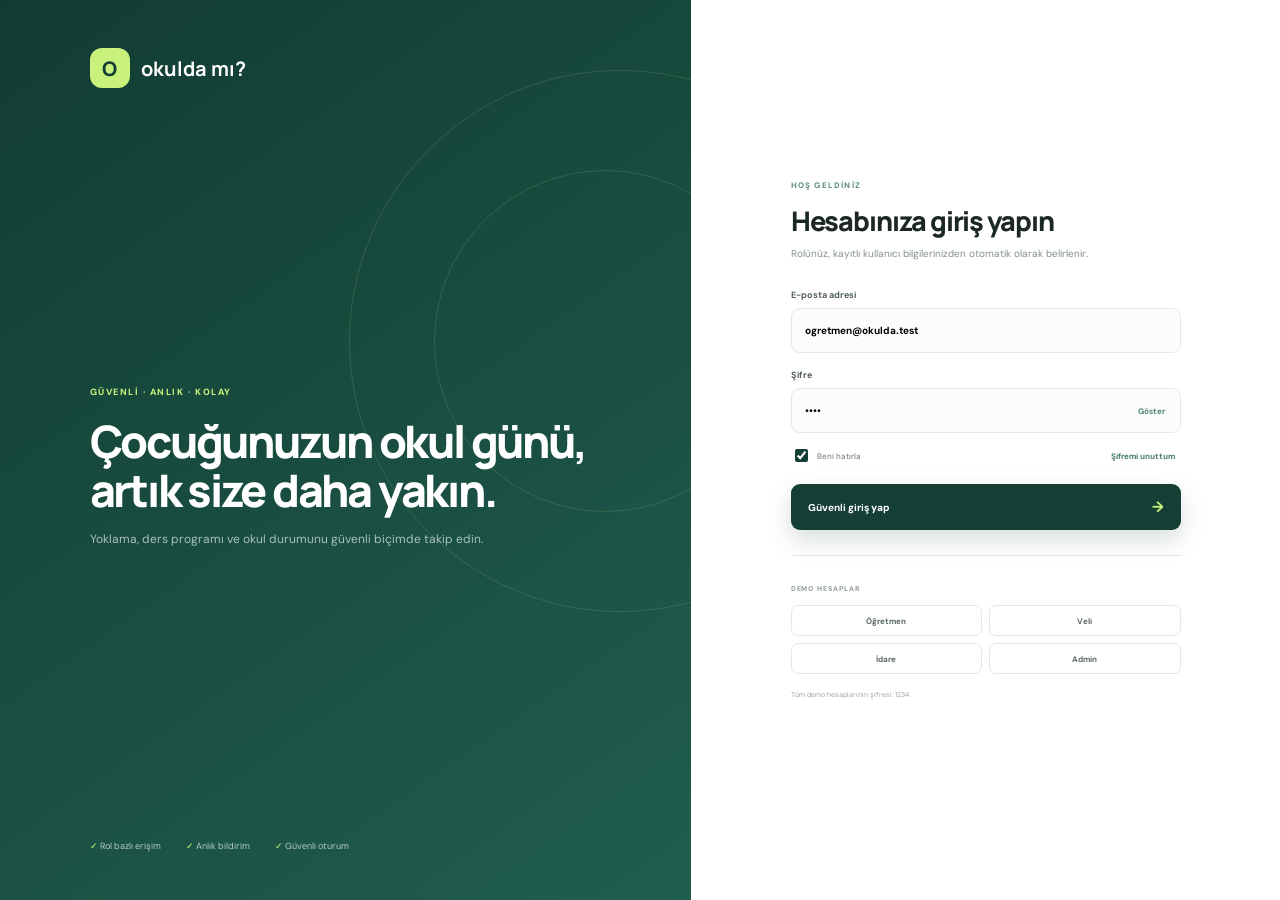
<file: index.html>
<!doctype html>
<html lang="tr">
<head>
  <meta charset="utf-8">
  <meta name="viewport" content="width=device-width,initial-scale=1">
  <meta name="theme-color" content="#153e35">
  <meta name="mobile-web-app-capable" content="yes">
  <meta name="apple-mobile-web-app-title" content="Okulda mı?">
  <meta name="apple-mobile-web-app-status-bar-style" content="black-translucent">
  <title>Okulda mı? — Canlı öğrenci takibi</title>
  <link rel="manifest" href="manifest.webmanifest">
  <link rel="icon" href="icons/app-icon.svg" type="image/svg+xml">
  <link rel="apple-touch-icon" href="icons/icon-180.png">
  <link rel="preconnect" href="https://fonts.googleapis.com">
  <link rel="preconnect" href="https://fonts.gstatic.com" crossorigin>
  <link href="https://fonts.googleapis.com/css2?family=DM+Sans:wght@400;500;600;700&family=Manrope:wght@600;700;800&display=swap" rel="stylesheet">
  <link rel="stylesheet" href="styles.css">
</head>
<body>
  <section class="login-screen" id="loginScreen">
    <div class="login-visual">
      <a class="login-brand" href="#"><span>O</span><b>okulda mı?</b></a>
      <div><em>GÜVENLİ · ANLIK · KOLAY</em><h1>Çocuğunuzun okul günü,<br>artık size daha yakın.</h1><p>Yoklama, ders programı ve okul durumunu güvenli biçimde takip edin.</p></div>
      <div class="trust-row"><span>✓ Rol bazlı erişim</span><span>✓ Anlık bildirim</span><span>✓ Güvenli oturum</span></div>
    </div>
    <div class="login-panel">
      <form id="loginForm">
        <span class="mobile-login-brand"><i>O</i><b>okulda mı?</b></span>
        <small>HOŞ GELDİNİZ</small><h2>Hesabınıza giriş yapın</h2><p>Rolünüz, kayıtlı kullanıcı bilgilerinizden otomatik olarak belirlenir.</p>
        <label>E-posta adresi<input id="loginEmail" type="email" value="ogretmen@okulda.test" required autocomplete="username"></label>
        <label>Şifre<div class="password-field"><input id="loginPassword" type="password" value="1234" required autocomplete="current-password"><button type="button" id="togglePassword">Göster</button></div></label>
        <div class="login-options"><label><input type="checkbox" checked> Beni hatırla</label><button type="button">Şifremi unuttum</button></div>
        <button class="login-submit" type="submit">Güvenli giriş yap <span>→</span></button>
        <button class="install-app" id="installApp" type="button">▣ Uygulamayı bu cihaza yükle</button>
        <div class="demo-users"><span>DEMO HESAPLAR</span><div><button type="button" data-demo="ogretmen@okulda.test">Öğretmen</button><button type="button" data-demo="veli@okulda.test">Veli</button><button type="button" data-demo="idare@okulda.test">İdare</button><button type="button" data-demo="admin@okulda.test">Admin</button></div><small>Tüm demo hesaplarının şifresi: 1234</small></div>
        <p class="login-error" id="loginError" role="alert"></p>
      </form>
    </div>
  </section>

  <aside class="sidebar" id="sidebar">
    <a class="brand" href="#"><span class="brand-mark">O</span><span><b>okulda mı?</b><small>Atatürk Ortaokulu</small></span></a>
    <nav id="mainNav">
      <p>GENEL</p>
      <button class="active" data-page="home" data-roles="teacher,parent,management,admin"><span class="icon">⌂</span>Ana Sayfa</button>
      <button data-page="schedule" data-roles="teacher,parent,management,admin"><span class="icon">▦</span>Ders Programı</button>
      <button data-page="attendance" data-roles="teacher,management,admin"><span class="icon">✓</span>Yoklama <i>2</i></button>
      <button data-page="messages" data-roles="teacher,parent,admin"><span class="icon">✉</span>Mesajlar</button>
      <p>YÖNETİM</p>
      <button data-page="classes" data-roles="management,admin"><span class="icon">◇</span>Sınıflar</button>
      <button data-page="students" data-roles="management,admin"><span class="icon">♙</span>Öğrenciler</button>
      <button data-page="parents" data-roles="management,admin"><span class="icon">♙</span>Veliler</button>
      <button data-page="notifications" data-roles="management,admin"><span class="icon">♢</span>Bildirimler</button>
      <button data-page="reports" data-roles="management,admin"><span class="icon">⌁</span>Raporlar</button>
    </nav>
    <div class="side-note"><span>?</span><div><b>Yardıma mı ihtiyacınız var?</b><small>Destek ekibimiz yanınızda.</small></div></div>
    <button class="settings" id="settingsButton" data-page="settings"><span>⚙</span>Ayarlar</button>
  </aside>

  <main>
    <header class="topbar">
      <button class="menu" id="menuButton" aria-label="Menüyü aç">☰</button>
      <div class="school-picker"><small>Okul</small><b>Atatürk Ortaokulu</b><span>⌄</span></div>
      <button class="bell" id="notificationButton" aria-label="Bildirimler">♢<i></i></button>
      <div class="user"><span class="avatar" id="avatar">EY</span><span><b id="userName">Elif Yılmaz</b><small id="userTitle">Matematik Öğretmeni</small></span><button id="logoutButton" title="Çıkış yap">↪</button></div>
    </header>

    <div class="page">
      <section class="welcome">
        <div><span class="date">30 HAZİRAN 2026, SALI</span><h1 id="greeting">Günaydın, Elif Öğretmen <em>👋</em></h1><p id="intro">Bugün 4 dersiniz var. İlk dersiniz 12 dakika sonra başlıyor.</p></div>
        <div class="role-switcher admin-only" aria-label="Admin panel görünümü">
          <button class="active" data-role="teacher">Öğretmen</button>
          <button data-role="parent">Veli</button>
          <button data-role="management">Okul İdaresi</button>
          <button data-role="admin">Admin</button>
        </div>
      </section>

      <section class="role-view active" id="teacherView">
        <article class="next-lesson feature-card">
          <div class="time-box"><b>09:00</b><span>09:40</span></div>
          <div class="feature-copy"><em><i></i> SIRADAKİ DERS</em><h2>Matematik <span>·</span> 7/A Sınıfı</h2><p>12 dakika sonra başlıyor · Derslik 203</p></div>
          <div class="class-size"><b>28</b><span>öğrenci</span></div>
          <button class="primary open-attendance">Yoklamayı Başlat <span>→</span></button>
        </article>
        <div class="stats four">
          <article><span class="stat-icon green">▦</span><div><small>BUGÜNKÜ DERS</small><b>4</b><p>1 tamamlandı</p></div></article>
          <article><span class="stat-icon blue">✓</span><div><small>ALINAN YOKLAMA</small><b>1 / 4</b><p>3 yoklama bekliyor</p></div></article>
          <article><span class="stat-icon orange">♙</span><div><small>BUGÜN GELMEYEN</small><b>3</b><p>Velilere iletildi</p></div></article>
          <article><span class="stat-icon purple">◷</span><div><small>HAFTALIK KATILIM</small><b>%96</b><p class="up">↑ %2,4 bu hafta</p></div></article>
        </div>
        <div class="dashboard-grid">
          <article class="panel schedule-panel">
            <div class="panel-head"><div><h3>Bugünün Programı</h3><p>4 ders · 08:20 — 13:10</p></div><button>Tüm program <span>→</span></button></div>
            <div class="timeline">
              <div class="done"><time>08:20<small>09:00</small></time><i></i><p><b>Matematik</b><span>6/B Sınıfı · Derslik 105</span></p><em>Tamamlandı ✓</em></div>
              <div class="current"><time>09:00<small>09:40</small></time><i></i><p><b>Matematik</b><span>7/A Sınıfı · Derslik 203</span></p><button class="open-attendance">Yoklama al</button></div>
              <div><time>10:00<small>10:40</small></time><i></i><p><b>Matematik</b><span>8/C Sınıfı · Derslik 302</span></p><em>Yaklaşan</em></div>
              <div><time>12:30<small>13:10</small></time><i></i><p><b>Etüt</b><span>7/A Sınıfı · Kütüphane</span></p><em>Yaklaşan</em></div>
            </div>
          </article>
          <article class="panel attendance-summary">
            <div class="panel-head"><div><h3>Son Yoklama</h3><p>6/B · Matematik</p></div><span>08:58</span></div>
            <div class="donut"><span><b>%96</b><small>katılım</small></span></div>
            <div class="legend"><span><i class="present"></i><b>26</b> Geldi</span><span><i class="absent"></i><b>1</b> Gelmedi</span><span><i class="late"></i><b>1</b> Geç</span></div>
            <button class="outline">Yoklama detayını gör</button>
            <button class="message-action open-message" data-recipient="Melis Demir" data-context="Arda Demir · 7/A">✉ Arda'nın velisine mesaj gönder</button>
          </article>
        </div>
      </section>

      <section class="role-view" id="parentView">
        <article class="child-status feature-card">
          <span class="child-avatar">AD</span><div class="feature-copy"><em>ÇOCUĞUNUZ</em><h2>Arda Demir</h2><p>7/A Sınıfı · No: 184</p></div>
          <div class="live-status"><small><i></i> ŞU ANDA</small><b>Okulda ve derste</b><span>09:02'de Matematik dersine katıldı</span></div>
        </article>
        <div class="stats three"><article><span class="stat-icon green">✓</span><div><small>BU AY KATILIM</small><b>%98</b><p>19 / 20 gün</p></div></article><article><span class="stat-icon orange">◷</span><div><small>GEÇ KALMA</small><b>1</b><p>Bu ay</p></div></article><article><span class="stat-icon blue">▦</span><div><small>BUGÜNKÜ DERS</small><b>2 / 7</b><p>5 ders kaldı</p></div></article></div>
        <div class="dashboard-grid">
          <article class="panel"><div class="panel-head"><div><h3>Bugünkü Durum</h3><p>Ders katılım hareketleri</p></div><span>30 Haziran</span></div><div class="day-flow"><div><time>08:12</time><i></i><p><b>Okula giriş yaptı</b><span>Ana kapı</span></p><em>✓</em></div><div><time>08:20</time><i></i><p><b>Fen Bilimleri</b><span>Katıldı · Derslik 105</span></p><em>✓</em></div><div class="live"><time>09:00</time><i></i><p><b>Matematik</b><span>Şu anda derste · Derslik 203</span></p><em>CANLI</em></div><div><time>10:00</time><i></i><p><b>Türkçe</b><span>Yaklaşan · Derslik 204</span></p></div></div></article>
          <aside class="side-stack"><article class="panel notification-card" id="parentNotification"><span>♢</span><div><small>SON BİLDİRİM</small><b>Arda Matematik dersinde</b><p>Yoklama öğretmeni tarafından onaylandı.</p><time>Şimdi</time></div></article><article class="teacher-contact"><span>EY</span><div><b>Elif Yılmaz</b><small>Matematik Öğretmeni</small></div><button class="open-message" data-recipient="Elif Yılmaz" data-context="Matematik Öğretmeni">Mesaj gönder</button></article></aside>
        </div>
      </section>

      <section class="role-view" id="managementView">
        <article class="management-hero feature-card"><div class="feature-copy"><em><i></i> CANLI OKUL DURUMU</em><h2>Okul bugün %94 katılımla devam ediyor.</h2><p>Toplam 684 öğrenciden 642'si okulda.</p></div><div><b>642</b><span>öğrenci okulda</span><small>Son güncelleme: şimdi</small></div></article>
        <div class="stats four"><article><span class="stat-icon green">♙</span><div><small>OKULDA</small><b>642</b><p>%94 katılım</p></div></article><article><span class="stat-icon orange">−</span><div><small>GELMEYEN</small><b>34</b><p>Velilere bildirildi</p></div></article><article><span class="stat-icon purple">◷</span><div><small>GEÇ GELEN</small><b>8</b><p>Bugün</p></div></article><article><span class="stat-icon blue">✓</span><div><small>ALINAN YOKLAMA</small><b>42 / 51</b><p>9 ders bekliyor</p></div></article></div>
        <article class="panel classes-panel"><div class="panel-head"><div><h3>Sınıfların Canlı Durumu</h3><p>Yeşil sınıflarda yoklama tamamlandı</p></div><div class="class-legend"><span><i></i> Yoklama alındı</span><span><i></i> Bekliyor</span></div></div><div class="class-grid" id="classGrid"><button class="complete"><span>5A</span><b>5/A Sınıfı</b><small>24 / 25 öğrenci</small><em>✓ Yoklama alındı</em></button><button class="complete"><span>5B</span><b>5/B Sınıfı</b><small>27 / 28 öğrenci</small><em>✓ Yoklama alındı</em></button><button><span>6A</span><b>6/A Sınıfı</b><small>29 öğrenci</small><em>◷ Bekleniyor</em></button><button class="complete"><span>6B</span><b>6/B Sınıfı</b><small>26 / 28 öğrenci</small><em>✓ Yoklama alındı</em></button><button data-class="7A"><span>7A</span><b>7/A Sınıfı</b><small>28 öğrenci</small><em>◷ Ders devam ediyor</em></button><button><span>7B</span><b>7/B Sınıfı</b><small>30 öğrenci</small><em>! Yoklama bekliyor</em></button><button class="complete"><span>8A</span><b>8/A Sınıfı</b><small>25 / 26 öğrenci</small><em>✓ Yoklama alındı</em></button><button><span>8C</span><b>8/C Sınıfı</b><small>27 öğrenci</small><em>◷ Yaklaşan ders</em></button></div></article>
        <div class="dashboard-grid"><article class="panel"><div class="panel-head"><div><h3>Haftalık Katılım</h3><p>Son 5 okul günü</p></div><button>Raporu gör →</button></div><div class="bars"><div style="--h:76%"><b>%92</b><i></i><span>Pzt</span></div><div style="--h:84%"><b>%95</b><i></i><span>Sal</span></div><div style="--h:79%"><b>%93</b><i></i><span>Çar</span></div><div style="--h:90%"><b>%97</b><i></i><span>Per</span></div><div class="today" style="--h:82%"><b>%94</b><i></i><span>Bugün</span></div></div></article><article class="panel"><div class="panel-head"><div><h3>Yoklama Bekleyenler</h3><p>9 aktif ders</p></div></div><div class="waiting"><div><span>7/B</span><p><b>Türkçe</b><small>Başlayalı 18 dakika oldu</small></p><em>Uyar</em></div><div><span>5/A</span><p><b>Matematik</b><small>Başlayalı 12 dakika oldu</small></p><em>Uyar</em></div><div><span>8/D</span><p><b>Fen Bilimleri</b><small>Başlayalı 8 dakika oldu</small></p><em>Uyar</em></div></div></article></div>
      </section>

      <section class="role-view" id="adminView">
        <div class="admin-heading"><div><h2>Sistem Yönetimi</h2><p>Kullanıcıları, rolleri ve okul verilerini tek noktadan yönetin.</p></div><button class="primary" id="addUser">+ Yeni kullanıcı</button></div>
        <div class="stats four"><article><span class="stat-icon green">♙</span><div><small>TOPLAM KULLANICI</small><b>1.482</b><p>+18 bu ay</p></div></article><article><span class="stat-icon blue">♙</span><div><small>ÖĞRETMEN</small><b>54</b><p>52 aktif</p></div></article><article><span class="stat-icon purple">♙</span><div><small>VELİ</small><b>736</b><p>684 eşleştirildi</p></div></article><article><span class="stat-icon orange">!</span><div><small>EŞLEŞME BEKLEYEN</small><b>12</b><p>İşlem gerekli</p></div></article></div>
        <article class="panel user-table"><div class="panel-head"><div><h3>Kullanıcı Yönetimi</h3><p>Rolleri ve erişim izinlerini düzenleyin</p></div><div class="table-tools"><input placeholder="Kullanıcı ara"><button>Filtrele</button></div></div><div class="table"><div class="tr th"><span>KULLANICI</span><span>ROL</span><span>İLİŞKİ</span><span>DURUM</span><span></span></div><div class="tr"><span class="person"><i>EY</i><b>Elif Yılmaz<small>elif.yilmaz@okul.edu.tr</small></b></span><span><em class="role-tag teacher">Öğretmen</em></span><span>Matematik · 7/A</span><span class="active-state">● Aktif</span><button>•••</button></div><div class="tr"><span class="person"><i>MD</i><b>Melis Demir<small>melis.demir@email.com</small></b></span><span><em class="role-tag parent">Veli</em></span><span>Arda Demir · 7/A</span><span class="active-state">● Aktif</span><button>•••</button></div><div class="tr"><span class="person"><i>AK</i><b>Ahmet Kaya<small>ahmet.kaya@okul.edu.tr</small></b></span><span><em class="role-tag management">İdare</em></span><span>Müdür Yardımcısı</span><span class="active-state">● Aktif</span><button>•••</button></div></div></article>
      </section>
      <section class="module-view" id="moduleView" aria-live="polite"></section>
    </div>
  </main>

  <div class="modal-wrap" id="attendanceModal" aria-hidden="true">
    <section class="modal" role="dialog" aria-modal="true" aria-labelledby="attendanceTitle">
      <header><div><em>7/A · MATEMATİK</em><h2 id="attendanceTitle">Yoklama al</h2><p>30 Haziran Salı · 09:00 — 09:40</p></div><button id="closeModal">×</button></header>
      <div class="attendance-tools"><label>⌕<input id="studentSearch" placeholder="Öğrenci ara..."></label><button id="allPresent">Tümünü geldi işaretle</button></div>
      <div class="counts"><span>Geldi <b id="presentCount">4</b></span><span>Gelmedi <b id="absentCount">1</b></span><span>Geç <b id="lateCount">1</b></span><span>İzinli <b id="excusedCount">0</b></span></div>
      <div class="student-list" id="studentList"></div>
      <footer><span id="markedText">6 öğrenci işaretlendi</span><button class="primary" id="saveAttendance">Yoklamayı Kaydet ✓</button></footer>
    </section>
  </div>
  <div class="modal-wrap" id="messageModal" aria-hidden="true">
    <section class="modal message-modal" role="dialog" aria-modal="true" aria-labelledby="messageTitle">
      <header><div><em>DOĞRUDAN MESAJ</em><h2 id="messageTitle">Mesaj gönder</h2><p id="messageContext"></p></div><button id="closeMessage">×</button></header>
      <div class="recipient"><span id="recipientAvatar">MD</span><div><small>ALICI</small><b id="recipientName">Melis Demir</b><p>Mesaj yalnızca bu alıcıya iletilecek.</p></div><i>Güvenli</i></div>
      <form id="messageForm"><label>Konu<input id="messageSubject" maxlength="60" placeholder="Mesajınızın konusu" required></label><label>Mesaj<textarea id="messageBody" maxlength="500" placeholder="Mesajınızı buraya yazın..." required></textarea><small><span id="charCount">0</span> / 500</small></label><div class="privacy-note">🔒 Bu görüşme yalnızca öğretmen ve ilgili veli tarafından görüntülenebilir.</div><footer><button type="button" id="cancelMessage">Vazgeç</button><button type="submit" class="primary">Mesajı gönder →</button></footer></form>
    </section>
  </div>
  <div class="modal-wrap" id="actionModal" aria-hidden="true">
    <section class="modal action-modal" role="dialog" aria-modal="true" aria-labelledby="actionTitle">
      <header><div><em>YENİ KAYIT</em><h2 id="actionTitle">Kayıt oluştur</h2><p id="actionDescription">Bilgileri eksiksiz doldurun.</p></div><button id="closeAction">×</button></header>
      <form id="actionForm"><div id="actionFields"></div><footer><button type="button" id="cancelAction">Vazgeç</button><button type="submit" class="primary">Kaydet ✓</button></footer></form>
    </section>
  </div>
  <div class="toast" id="toast"><span>✓</span><div><b>Yoklama kaydedildi</b><small>Gelmeyen öğrencinin velisine bildirim gönderildi.</small></div></div>
  <script src="app.js"></script>
</body>
</html>
</file>
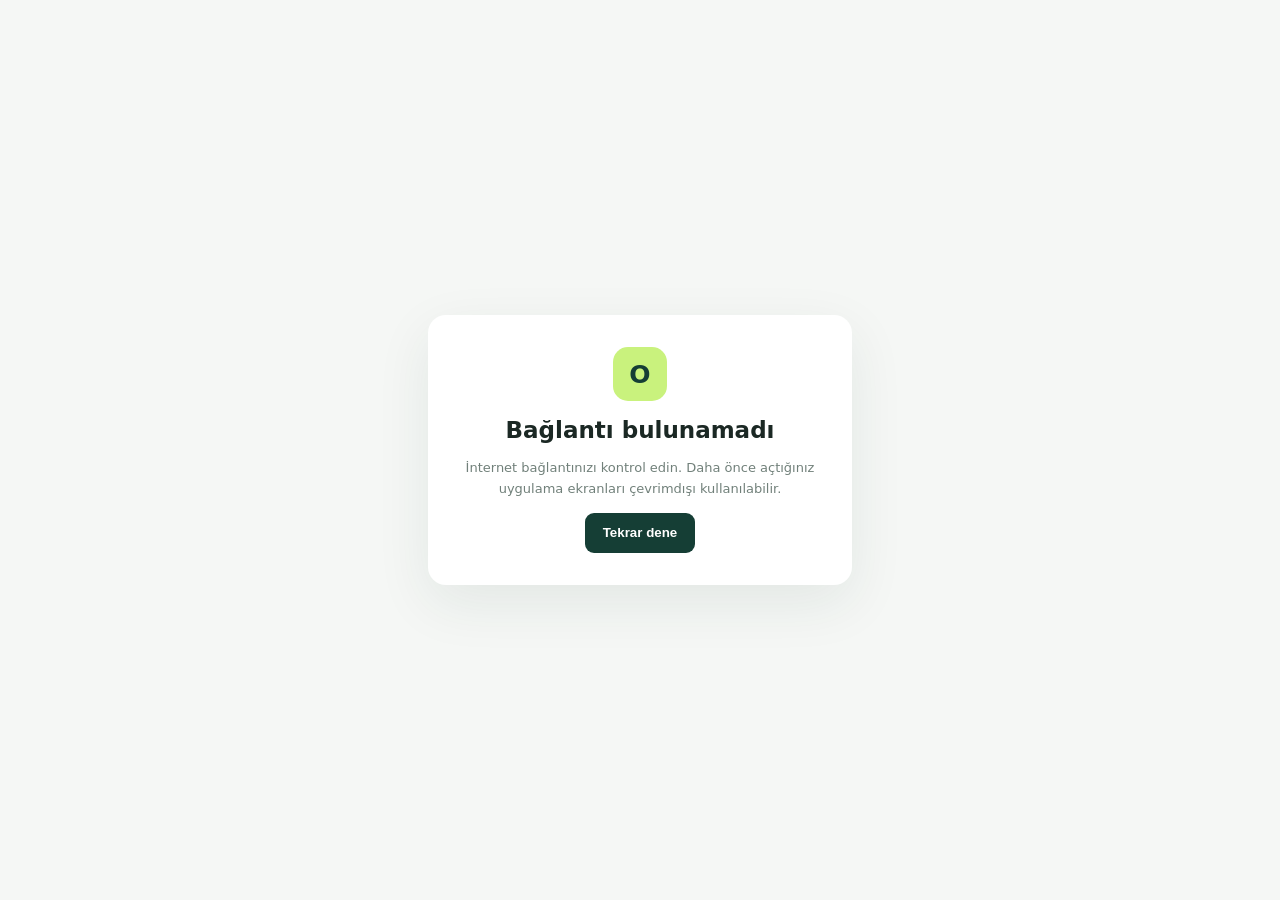
<file: offline.html>
<!doctype html>
<html lang="tr"><head><meta charset="utf-8"><meta name="viewport" content="width=device-width,initial-scale=1"><meta name="theme-color" content="#153e35"><title>Çevrimdışı · Okulda mı?</title><style>body{min-height:100vh;margin:0;display:grid;place-items:center;background:#f5f7f5;color:#1b2824;font:16px system-ui}.card{max-width:360px;margin:20px;padding:32px;border-radius:18px;background:white;text-align:center;box-shadow:0 18px 55px #153e3515}.logo{width:54px;height:54px;margin:auto;display:grid;place-items:center;border-radius:15px;background:#c9f27d;color:#153e35;font-size:25px;font-weight:800}h1{font-size:23px}p{color:#71807a;line-height:1.6;font-size:13px}button{height:40px;padding:0 18px;border:0;border-radius:9px;background:#153e35;color:white;font-weight:700}</style></head><body><main class="card"><div class="logo">O</div><h1>Bağlantı bulunamadı</h1><p>İnternet bağlantınızı kontrol edin. Daha önce açtığınız uygulama ekranları çevrimdışı kullanılabilir.</p><button onclick="location.reload()">Tekrar dene</button></main></body></html>
</file>
<file: styles.css>
:root{--forest:#153e35;--forest2:#205448;--mint:#dff4e8;--lime:#c9f27d;--paper:#f5f7f5;--white:#fff;--ink:#1b2824;--muted:#75817d;--line:#e4e9e6;--blue:#4678d4;--orange:#e88a54;--purple:#8b6ac8;--red:#d86363;--shadow:0 14px 38px rgba(21,62,53,.08)}
*{box-sizing:border-box}body{margin:0;background:var(--paper);color:var(--ink);font-family:"DM Sans",sans-serif}button,input{font:inherit}button{cursor:pointer}.sidebar{position:fixed;inset:0 auto 0 0;width:240px;padding:28px 20px 20px;background:var(--forest);color:#fff;display:flex;flex-direction:column;z-index:20}.brand{display:flex;align-items:center;gap:11px;padding:0 7px;color:#fff;text-decoration:none}.brand-mark{width:38px;height:38px;display:grid;place-items:center;border-radius:11px;background:var(--lime);color:var(--forest);font:800 20px Manrope}.brand>span:last-child{display:grid}.brand b{font:800 18px Manrope;letter-spacing:-.04em}.brand small{margin-top:1px;color:#8fb0a6;font-size:9px}.sidebar nav{display:grid;gap:5px;margin-top:42px}.sidebar nav p{margin:20px 12px 5px;color:#71988c;font-size:9px;font-weight:800;letter-spacing:.15em}.sidebar nav button,.settings{width:100%;height:43px;padding:0 12px;display:flex;align-items:center;gap:12px;border:0;border-radius:10px;background:transparent;color:#a9c0b9;font-size:12px;font-weight:600;text-align:left}.sidebar nav button:hover,.sidebar nav button.active{background:#28594d;color:white}.sidebar nav button.active{box-shadow:inset 3px 0 var(--lime)}.sidebar nav .icon{width:20px;color:#c4d8d2;font-size:17px}.sidebar nav i{margin-left:auto;min-width:20px;padding:3px 5px;border-radius:10px;background:#e9705f;color:#fff;font-size:8px;text-align:center;font-style:normal}.side-note{margin-top:auto;padding:15px 12px;display:flex;gap:10px;border:1px solid #35665a;border-radius:12px;background:#1c493f}.side-note>span{width:27px;height:27px;display:grid;place-items:center;flex:none;border-radius:50%;background:#35665a;color:var(--lime);font-weight:800}.side-note div{display:grid;gap:3px}.side-note b{font-size:9px}.side-note small{color:#89aaa1;font-size:8px;line-height:1.4}.settings{margin-top:10px}.settings span{font-size:16px}main{min-height:100vh;margin-left:240px}.topbar{height:76px;padding:0 clamp(24px,4vw,55px);display:flex;align-items:center;border-bottom:1px solid var(--line);background:rgba(255,255,255,.85);backdrop-filter:blur(14px)}.menu{display:none}.school-picker{display:grid;grid-template-columns:1fr auto;gap:1px 10px}.school-picker small{color:var(--muted);font-size:9px}.school-picker b{font-size:12px}.school-picker span{grid-column:2;grid-row:1/3;align-self:center;color:var(--muted)}.bell{position:relative;width:37px;height:37px;margin-left:auto;border:1px solid var(--line);border-radius:50%;background:#fff;color:#62706a}.bell i{position:absolute;right:7px;top:7px;width:6px;height:6px;border:1px solid white;border-radius:50%;background:#e86f5b}.user{margin-left:19px;padding-left:19px;display:flex;align-items:center;gap:10px;border-left:1px solid var(--line)}.avatar,.child-avatar{width:37px;height:37px;display:grid;place-items:center;border-radius:50%;background:#dcece6;color:var(--forest);font-size:10px;font-weight:800}.user>span:nth-child(2){display:grid;gap:2px}.user b{font-size:11px}.user small{color:var(--muted);font-size:9px}.user>i{margin-left:6px;color:#9ca6a2;font-size:10px}.page{max-width:1420px;margin:auto;padding:40px clamp(24px,4vw,55px) 60px}.welcome{display:flex;align-items:end;justify-content:space-between;gap:25px;margin-bottom:29px}.date{color:#84908b;font-size:9px;font-weight:800;letter-spacing:.14em}.welcome h1{margin:8px 0 4px;font:800 29px Manrope;letter-spacing:-.04em}.welcome h1 em{font-style:normal;font-size:23px}.welcome p{margin:0;color:var(--muted);font-size:11px}.role-switcher{display:flex;padding:4px;border:1px solid var(--line);border-radius:12px;background:white;box-shadow:0 7px 20px rgba(21,62,53,.03)}.role-switcher button{height:31px;padding:0 12px;border:0;border-radius:8px;background:transparent;color:#75817d;font-size:9px;font-weight:700}.role-switcher button.active{background:var(--forest);color:#fff}.role-view{display:none}.role-view.active{display:block;animation:fade .28s ease}@keyframes fade{from{opacity:.3;transform:translateY(5px)}}.feature-card{min-height:128px;padding:22px 25px;display:flex;align-items:center;border-radius:17px;background:var(--forest);color:white;box-shadow:0 14px 33px rgba(21,62,53,.14)}.time-box{width:72px;height:78px;display:grid;place-items:center;border-right:1px solid #3a665c}.time-box b{align-self:end;font:700 25px Manrope}.time-box span{align-self:start;color:#93aea6;font-size:10px}.feature-copy{margin-left:25px}.feature-copy em{color:var(--lime);font-size:8px;font-weight:800;letter-spacing:.13em;font-style:normal}.feature-copy em i,.management-hero em i{display:inline-block;width:5px;height:5px;margin-right:4px;border-radius:50%;background:var(--lime);box-shadow:0 0 8px var(--lime)}.feature-copy h2{margin:8px 0 4px;font:700 20px Manrope;letter-spacing:-.03em}.feature-copy h2 span{color:#6e9188;font-weight:400}.feature-copy p{margin:0;color:#98b0aa;font-size:10px}.class-size{margin-left:auto;padding-right:28px;display:grid;justify-items:center;border-right:1px solid #3a665c}.class-size b{font:700 25px Manrope}.class-size span{color:#93aea6;font-size:8px}.primary{height:42px;padding:0 18px;border:0;border-radius:10px;background:var(--lime);color:var(--forest);font-size:10px;font-weight:800}.next-lesson>.primary{margin-left:28px}.primary span{margin-left:10px}.stats{margin:18px 0;display:grid;gap:13px}.stats.four{grid-template-columns:repeat(4,1fr)}.stats.three{grid-template-columns:repeat(3,1fr)}.stats article{min-height:86px;padding:17px 18px;display:flex;align-items:center;gap:13px;border:1px solid var(--line);border-radius:14px;background:#fff}.stat-icon{width:37px;height:37px;display:grid;place-items:center;flex:none;border-radius:10px;font-weight:800}.stat-icon.green{background:#e1f2e9;color:#2f8565}.stat-icon.blue{background:#e7effc;color:var(--blue)}.stat-icon.orange{background:#fbece3;color:var(--orange)}.stat-icon.purple{background:#f0eaf8;color:var(--purple)}.stats article>div{display:grid}.stats small{color:#909a96;font-size:7px;font-weight:800;letter-spacing:.1em}.stats b{margin-top:3px;font:700 20px Manrope}.stats p{margin:1px 0 0;color:#929c98;font-size:8px}.stats p.up{color:#438066}.dashboard-grid{display:grid;grid-template-columns:minmax(0,1.65fr) minmax(285px,.85fr);gap:18px}.panel{border:1px solid var(--line);border-radius:15px;background:#fff;box-shadow:0 6px 22px rgba(21,62,53,.025)}.panel-head{min-height:63px;padding:18px 21px;display:flex;align-items:center;justify-content:space-between;border-bottom:1px solid var(--line)}.panel-head h3{margin:0;font:700 14px Manrope}.panel-head p{margin:3px 0 0;color:#929c98;font-size:8px}.panel-head button,.panel-head>span{border:0;background:transparent;color:#71807a;font-size:8px;font-weight:700}.timeline>div{min-height:63px;padding:0 20px;display:grid;grid-template-columns:53px 13px 1fr auto;align-items:center;gap:13px;border-bottom:1px solid #edf0ee}.timeline>div:last-child{border:0}.timeline time{display:grid;color:#34443e;font-size:10px;font-weight:700}.timeline time small{margin-top:2px;color:#9ca5a2;font-size:8px;font-weight:400}.timeline>div>i{position:relative;width:7px;height:7px;border:2px solid #bdc8c4;border-radius:50%}.timeline>div:not(:last-child)>i:after{content:"";position:absolute;top:7px;left:1px;width:1px;height:55px;background:#dce4e1}.timeline .done>i{border-color:#4c9a79;background:#4c9a79}.timeline .current>i{border-color:var(--lime);background:var(--forest);box-shadow:0 0 0 4px #e4f3ea}.timeline p{display:grid;margin:0}.timeline p b{font-size:10px}.timeline p span{margin-top:3px;color:#939e99;font-size:8px}.timeline em{padding:5px 8px;border-radius:10px;background:#e7f3ec;color:#4a846a;font-size:7px;font-style:normal}.timeline>div:not(.done) em{background:#f1f3f2;color:#8c9692}.timeline button{padding:6px 10px;border:0;border-radius:7px;background:var(--forest);color:#fff;font-size:7px;font-weight:700}.attendance-summary{padding-bottom:16px}.attendance-summary .panel-head{border-bottom:0}.donut{width:112px;height:112px;margin:4px auto 15px;padding:10px;border-radius:50%;background:conic-gradient(var(--forest) 0 96%,#edf0ee 96%)}.donut:before{content:"";position:absolute}.donut>span{width:92px;height:92px;display:grid;place-content:center;text-align:center;border-radius:50%;background:#fff}.donut b{font:700 22px Manrope}.donut small{color:#8c9793;font-size:8px}.legend{padding:0 18px;display:flex;justify-content:center;gap:14px;color:#818c87;font-size:7px}.legend span{display:flex;align-items:center;gap:4px}.legend i{width:6px;height:6px;border-radius:50%}.legend i.present{background:var(--forest)}.legend i.absent{background:var(--red)}.legend i.late{background:#edb653}.outline{width:calc(100% - 36px);height:33px;margin:15px 18px 0;border:1px solid var(--line);border-radius:8px;background:#fff;color:#56645f;font-size:8px;font-weight:700}.child-status{background:#fbfffd;color:var(--ink);border:1px solid #dcece5;box-shadow:none}.child-avatar{width:58px;height:58px;background:#dcefe6;font-size:15px}.child-status .feature-copy{margin-left:17px}.child-status .feature-copy em{color:#7d8a85}.child-status .feature-copy h2{margin:5px 0 2px}.child-status .feature-copy p{color:#82908a}.live-status{margin-left:auto;min-width:310px;padding:14px 20px;display:grid;border-left:1px solid var(--line)}.live-status small{color:#549274;font-size:7px;font-weight:800;letter-spacing:.1em}.live-status small i{display:inline-block;width:6px;height:6px;border-radius:50%;background:#54a37c;box-shadow:0 0 0 4px #e3f3eb}.live-status b{margin:5px 0 2px;color:#275d4a;font:700 17px Manrope}.live-status span{color:#7e8b86;font-size:8px}.day-flow{padding:8px 22px}.day-flow>div{min-height:61px;display:grid;grid-template-columns:48px 14px 1fr auto;align-items:center;gap:12px}.day-flow time{font-size:9px;font-weight:700}.day-flow i{position:relative;width:8px;height:8px;border:2px solid #63a488;border-radius:50%;background:#fff}.day-flow>div:not(:last-child) i:after{content:"";position:absolute;left:1px;top:8px;width:1px;height:53px;background:#dbe6e1}.day-flow p{display:grid;margin:0}.day-flow p b{font-size:10px}.day-flow p span{margin-top:3px;color:#8d9994;font-size:8px}.day-flow em{color:#4e9c78;font-size:7px;font-style:normal;font-weight:800}.day-flow .live i{border-color:var(--lime);background:var(--forest);box-shadow:0 0 0 4px #e1f1e8}.day-flow .live em{padding:5px 7px;border-radius:9px;background:#e2f3e9}.side-stack{display:grid;gap:14px}.notification-card{padding:21px;display:flex;gap:14px}.notification-card>span{width:38px;height:38px;display:grid;place-items:center;flex:none;border-radius:10px;background:#e6f2ed;color:#417b66}.notification-card>div{display:grid}.notification-card small{color:#87948f;font-size:7px;font-weight:800;letter-spacing:.1em}.notification-card b{margin:5px 0 2px;font-size:11px}.notification-card p{margin:0;color:#89958f;font-size:8px}.notification-card time{margin-top:7px;color:#a1aaa6;font-size:7px}.teacher-contact{padding:20px;display:flex;align-items:center;gap:10px;border-radius:15px;background:var(--forest);color:#fff}.teacher-contact>span{width:35px;height:35px;display:grid;place-items:center;border-radius:50%;background:#dcece6;color:var(--forest);font-size:9px;font-weight:800}.teacher-contact div{display:grid}.teacher-contact b{font-size:10px}.teacher-contact small{color:#91aaa3;font-size:7px}.teacher-contact button{margin-left:auto;padding:7px 9px;border:1px solid #477266;border-radius:7px;background:transparent;color:#fff;font-size:7px}.management-hero{justify-content:space-between;background:linear-gradient(120deg,#153e35,#20594b)}.management-hero .feature-copy{margin:0}.management-hero>div:last-child{padding-left:45px;min-width:220px;display:grid;border-left:1px solid #477268}.management-hero>div:last-child b{font:700 32px Manrope;color:var(--lime)}.management-hero>div:last-child span{font-size:9px}.management-hero>div:last-child small{margin-top:6px;color:#8facA4;font-size:7px}.bars{height:230px;padding:30px 35px 20px;display:flex;align-items:end;justify-content:space-around;gap:20px}.bars>div{height:100%;flex:1;display:flex;flex-direction:column;align-items:center;justify-content:end;gap:7px}.bars b{color:#798680;font-size:8px}.bars i{width:min(42px,100%);height:var(--h);border-radius:6px 6px 2px 2px;background:#dce7e2}.bars span{color:#8a9691;font-size:8px}.bars .today i{background:var(--forest)}.bars .today b,.bars .today span{color:var(--forest);font-weight:800}.waiting{padding:5px 20px}.waiting>div{min-height:70px;display:flex;align-items:center;gap:12px;border-bottom:1px solid var(--line)}.waiting>div:last-child{border:0}.waiting>div>span{width:35px;height:35px;display:grid;place-items:center;border-radius:9px;background:#f2eee8;color:#9a704b;font-size:9px;font-weight:800}.waiting p{display:grid;margin:0}.waiting p b{font-size:9px}.waiting p small{margin-top:3px;color:#929d98;font-size:7px}.waiting em{margin-left:auto;padding:5px 9px;border-radius:7px;background:#f8e8df;color:#b66743;font-size:7px;font-style:normal;font-weight:700}.admin-heading{margin:0 0 18px;display:flex;align-items:center;justify-content:space-between}.admin-heading h2{margin:0;font:700 20px Manrope}.admin-heading p{margin:4px 0 0;color:#87938e;font-size:9px}.user-table{overflow:hidden}.table-tools{display:flex;gap:7px}.table-tools input{height:31px;padding:0 10px;border:1px solid var(--line);border-radius:7px;font-size:8px}.table-tools button{height:31px;padding:0 10px;border:1px solid var(--line);border-radius:7px;background:#fff}.table{overflow-x:auto}.tr{min-width:750px;min-height:66px;padding:0 20px;display:grid;grid-template-columns:1.6fr .8fr 1.2fr .7fr 30px;align-items:center;gap:14px;border-top:1px solid var(--line);color:#64716c;font-size:9px}.tr.th{min-height:36px;border:0;background:#fafbfa;color:#9ba49f;font-size:7px;font-weight:800}.person{display:flex;align-items:center;gap:9px}.person>i{width:31px;height:31px;display:grid;place-items:center;border-radius:50%;background:#e5f0eb;color:var(--forest);font-style:normal;font-size:8px;font-weight:800}.person b{display:grid;color:#33413c;font-size:9px}.person small{margin-top:3px;color:#929c98;font-size:7px;font-weight:400}.role-tag{padding:5px 8px;border-radius:10px;font-size:7px;font-style:normal;font-weight:700}.role-tag.teacher{background:#e4f0eb;color:#38765d}.role-tag.parent{background:#e8eef9;color:#5572a8}.role-tag.management{background:#f1eaf8;color:#775d9f}.active-state{color:#4c9574}.tr>button{border:0;background:transparent;color:#87918d}.modal-wrap{position:fixed;z-index:50;inset:0;padding:20px;display:none;align-items:center;justify-content:center;background:rgba(13,34,28,.55);backdrop-filter:blur(4px)}.modal-wrap.open{display:flex}.modal{width:min(680px,100%);max-height:calc(100vh - 40px);overflow:auto;border-radius:17px;background:#fff;box-shadow:0 30px 80px rgba(10,30,24,.3)}.modal>header{padding:22px 25px;display:flex;justify-content:space-between;border-bottom:1px solid var(--line)}.modal header em{color:#4a8a6f;font-size:7px;font-weight:800;letter-spacing:.12em;font-style:normal}.modal header h2{margin:5px 0 2px;font:700 21px Manrope}.modal header p{margin:0;color:#8c9792;font-size:8px}.modal header button{border:0;background:transparent;color:#7b8882;font-size:25px}.attendance-tools{padding:14px 22px;display:flex;justify-content:space-between}.attendance-tools label{height:34px;padding:0 10px;display:flex;align-items:center;gap:6px;border:1px solid var(--line);border-radius:8px;color:#8c9792}.attendance-tools input{border:0;outline:0;font-size:9px}.attendance-tools button{border:0;background:transparent;color:#3e7d64;font-size:8px;font-weight:700}.counts{padding:10px 22px;display:flex;gap:8px;background:#f7f9f8}.counts span{padding:5px 9px;border:1px solid var(--line);border-radius:12px;background:#fff;color:#78847f;font-size:7px}.student-list{padding:5px 22px}.student-row{min-height:55px;display:grid;grid-template-columns:32px 1fr auto;align-items:center;gap:10px;border-bottom:1px solid var(--line)}.student-row>.student-avatar{width:29px;height:29px;display:grid;place-items:center;border-radius:50%;background:#e5eee9;color:#355c4d;font-size:7px;font-weight:800}.student-row>p{display:grid;margin:0}.student-row>p b{font-size:9px}.student-row>p small{color:#929c97;font-size:7px}.status-options{display:flex;padding:3px;border-radius:8px;background:#f3f5f4}.status-options button{padding:5px 8px;border:0;border-radius:6px;background:transparent;color:#85908c;font-size:7px}.status-options button.active[data-status="present"]{background:#dff1e7;color:#36765c}.status-options button.active[data-status="absent"]{background:#f9e4e2;color:#b75858}.status-options button.active[data-status="late"]{background:#fbefd9;color:#a9792d}.status-options button.active[data-status="excused"]{background:#e8eef9;color:#5572a8}.modal>footer{position:sticky;bottom:0;padding:14px 22px;display:flex;align-items:center;justify-content:space-between;border-top:1px solid var(--line);background:#fff}.modal footer>span{color:#87928d;font-size:8px}.toast{position:fixed;z-index:80;right:25px;bottom:25px;max-width:330px;padding:14px 17px;display:flex;gap:11px;border-radius:12px;background:var(--forest);color:#fff;box-shadow:0 15px 40px rgba(15,45,36,.25);transform:translateY(25px);opacity:0;pointer-events:none;transition:.25s}.toast.show{transform:none;opacity:1}.toast>span{width:25px;height:25px;display:grid;place-items:center;border-radius:50%;background:var(--lime);color:var(--forest);font-weight:800}.toast div{display:grid}.toast b{font-size:10px}.toast small{margin-top:3px;color:#9db3ac;font-size:8px}
@media(max-width:1050px){.sidebar{width:82px;padding:28px 13px}.brand>span:last-child,.sidebar nav button:not(.active){font-size:0}.brand{padding:0;justify-content:center}.sidebar nav p,.side-note,.settings{display:none}.sidebar nav button{justify-content:center}.sidebar nav .icon{font-size:17px}.sidebar nav i{position:absolute;margin:0 0 24px 25px}.sidebar nav button.active{font-size:0}main{margin-left:82px}.stats.four{grid-template-columns:repeat(2,1fr)}}
@media(max-width:720px){.sidebar{width:240px;transform:translateX(-100%);transition:.25s}.sidebar.open{transform:none}.sidebar .brand>span:last-child,.sidebar nav button:not(.active),.sidebar nav button.active{font-size:12px}.sidebar .brand{justify-content:flex-start}.sidebar nav p,.side-note,.settings{display:flex}main{margin:0}.topbar{height:66px;padding:0 17px}.menu{display:block;margin-right:11px;border:0;background:transparent;font-size:20px}.school-picker small,.bell{display:none}.user{margin-left:auto;padding:0;border:0}.user>span:nth-child(2),.user>i{display:none}.page{padding:26px 16px 40px}.welcome{display:block}.welcome h1{font-size:24px}.role-switcher{margin-top:20px;overflow:auto}.role-switcher button{white-space:nowrap}.feature-card{align-items:flex-start;flex-wrap:wrap}.time-box{width:60px}.feature-copy{flex:1}.class-size{display:none}.next-lesson>.primary{width:100%;margin:16px 0 0}.stats.four,.stats.three{grid-template-columns:1fr 1fr}.dashboard-grid{grid-template-columns:1fr}.live-status{width:100%;min-width:0;margin:17px 0 0;padding:14px 0 0;border-left:0;border-top:1px solid var(--line)}.management-hero>div:last-child{width:100%;margin-top:20px;padding:15px 0 0;border-left:0;border-top:1px solid #477268}.admin-heading{align-items:flex-start}.admin-heading p{max-width:220px}.timeline>div{grid-template-columns:45px 11px 1fr}.timeline em,.timeline button{display:none}.modal-wrap{padding:8px}.modal{max-height:calc(100vh - 16px)}.status-options button{padding:6px;font-size:0}.status-options button:after{font-size:9px}.status-options button[data-status="present"]:after{content:"✓"}.status-options button[data-status="absent"]:after{content:"×"}.status-options button[data-status="late"]:after{content:"◷"}.status-options button[data-status="excused"]:after{content:"İ"}}
@media(max-width:430px){.stats.four,.stats.three{grid-template-columns:1fr}.welcome p{line-height:1.5}.feature-copy h2{font-size:17px}.attendance-tools{gap:5px}.counts{overflow:auto}.counts span{white-space:nowrap}}

/* Authentication */
.login-screen{position:fixed;z-index:200;inset:0;display:grid;grid-template-columns:1.08fr .92fr;background:#fff}.login-screen.hidden{display:none}.login-visual{position:relative;padding:48px clamp(45px,7vw,100px);display:flex;flex-direction:column;justify-content:space-between;overflow:hidden;background:linear-gradient(145deg,#123c32 0%,#205e4f 100%);color:#fff}.login-visual:before,.login-visual:after{content:"";position:absolute;border:1px solid rgba(201,242,125,.14);border-radius:50%}.login-visual:before{width:540px;height:540px;right:-200px;top:70px}.login-visual:after{width:340px;height:340px;right:-85px;top:170px}.login-brand{position:relative;z-index:1;display:flex;align-items:center;gap:11px;color:#fff;text-decoration:none;font:800 20px Manrope}.login-brand span,.mobile-login-brand i{width:40px;height:40px;display:grid;place-items:center;border-radius:12px;background:var(--lime);color:var(--forest);font-style:normal}.login-visual>div{position:relative;z-index:1}.login-visual em{color:var(--lime);font-size:9px;font-weight:800;letter-spacing:.17em;font-style:normal}.login-visual h1{margin:16px 0 14px;font:800 clamp(32px,3.5vw,52px)/1.1 Manrope;letter-spacing:-.05em}.login-visual p{max-width:470px;margin:0;color:#a8c1b9;font-size:12px;line-height:1.7}.trust-row{display:flex;gap:25px;color:#b5cbc4;font-size:9px}.trust-row span:first-letter{color:var(--lime)}.login-panel{padding:40px clamp(35px,7vw,100px);display:grid;place-items:center}.login-panel form{width:min(390px,100%)}.mobile-login-brand{display:none}.login-panel form>small{color:#5b8e79;font-size:8px;font-weight:800;letter-spacing:.15em}.login-panel h2{margin:9px 0 7px;font:800 27px Manrope;letter-spacing:-.04em}.login-panel form>p{margin:0 0 27px;color:#82908a;font-size:10px;line-height:1.6}.login-panel label{display:grid;gap:7px;margin-bottom:16px;color:#53615c;font-size:9px;font-weight:700}.login-panel input{width:100%;height:45px;padding:0 13px;border:1px solid var(--line);border-radius:9px;outline:0;background:#fbfcfb;font-size:10px}.login-panel input:focus{border-color:#69a68b;box-shadow:0 0 0 3px #e5f2ec}.password-field{position:relative}.password-field button{position:absolute;right:10px;top:50%;transform:translateY(-50%);border:0;background:transparent;color:#4c846c;font-size:8px;font-weight:700}.password-field input{padding-right:60px}.login-options{margin-top:-3px;display:flex;align-items:center;justify-content:space-between}.login-options label{display:flex;align-items:center;gap:6px;margin:0;color:#7a8781;font-size:8px;font-weight:500}.login-options input{width:13px;height:13px;accent-color:var(--forest)}.login-options button{border:0;background:transparent;color:#477d67;font-size:8px;font-weight:700}.login-submit{width:100%;height:46px;margin-top:19px;padding:0 17px;display:flex;align-items:center;justify-content:space-between;border:0;border-radius:9px;background:var(--forest);color:#fff;font-size:10px;font-weight:800;box-shadow:0 10px 25px rgba(21,62,53,.17)}.login-submit span{color:var(--lime);font-size:15px}.demo-users{margin-top:25px;padding-top:19px;border-top:1px solid var(--line)}.demo-users>span{color:#929e99;font-size:7px;font-weight:800;letter-spacing:.13em}.demo-users>div{margin:9px 0 7px;display:grid;grid-template-columns:1fr 1fr;gap:7px}.demo-users button{height:31px;border:1px solid var(--line);border-radius:7px;background:#fff;color:#596761;font-size:8px;font-weight:700}.demo-users button:hover{border-color:#75a790;background:#f2f8f5}.demo-users>small{color:#9ba5a1;font-size:7px}.login-panel .login-error{min-height:16px;margin:10px 0 0;color:#bd5555;font-size:8px}.role-switcher.admin-only{display:none}.role-switcher.admin-only.visible{display:flex}.user>button{margin-left:6px;border:0;background:transparent;color:#82908a;font-size:16px}.sidebar nav button.role-hidden{display:none}

/* Messaging */
.message-action{width:calc(100% - 36px);height:35px;margin:8px 18px 0;border:0;border-radius:8px;background:#e4f2eb;color:#356f57;font-size:8px;font-weight:800}.message-modal{width:min(570px,100%)}.message-modal .recipient{margin:20px 24px 0;padding:14px;display:flex;align-items:center;gap:11px;border:1px solid #dfeae5;border-radius:11px;background:#f7fbf9}.recipient>span{width:36px;height:36px;display:grid;place-items:center;border-radius:50%;background:#dfeee7;color:var(--forest);font-size:9px;font-weight:800}.recipient>div{display:grid}.recipient small{color:#87948f;font-size:6px;font-weight:800;letter-spacing:.12em}.recipient b{font-size:10px}.recipient p{margin:2px 0 0;color:#8c9893;font-size:7px}.recipient>i{margin-left:auto;padding:5px 8px;border-radius:9px;background:#e2f2e9;color:#447c64;font-size:7px;font-style:normal}.message-modal form{padding:20px 24px}.message-modal form>label{position:relative;display:grid;gap:7px;margin-bottom:15px;color:#53615c;font-size:9px;font-weight:700}.message-modal input,.message-modal textarea{width:100%;padding:0 12px;border:1px solid var(--line);border-radius:9px;outline:0;background:#fcfdfc;font-size:9px}.message-modal input{height:42px}.message-modal textarea{height:120px;padding-top:12px;resize:vertical}.message-modal input:focus,.message-modal textarea:focus{border-color:#75a790;box-shadow:0 0 0 3px #e9f3ee}.message-modal label>small{position:absolute;right:9px;bottom:7px;color:#9aa49f;font-size:7px;font-weight:400}.privacy-note{padding:10px 12px;border-radius:8px;background:#f1f6f3;color:#71817a;font-size:7px}.message-modal form footer{margin:18px -24px -20px;padding:14px 24px;display:flex;justify-content:flex-end;gap:8px;border-top:1px solid var(--line)}.message-modal form footer>button:first-child{padding:0 14px;border:0;background:transparent;color:#7d8984;font-size:8px;font-weight:700}

/* Class live state */
.classes-panel{margin:18px 0}.class-legend{display:flex;gap:13px;color:#86928d;font-size:7px}.class-legend span{display:flex;align-items:center;gap:5px}.class-legend i{width:6px;height:6px;border-radius:50%;background:#4e9c78}.class-legend span:last-child i{background:#c2cbc7}.class-grid{padding:18px;display:grid;grid-template-columns:repeat(4,1fr);gap:11px}.class-grid button{min-height:116px;padding:14px;display:grid;justify-items:start;border:1px solid var(--line);border-radius:11px;background:#fff;color:var(--ink);text-align:left;transition:.22s}.class-grid button:hover{transform:translateY(-2px);box-shadow:var(--shadow)}.class-grid button>span{width:34px;height:34px;display:grid;place-items:center;border-radius:9px;background:#eef1ef;color:#6d7974;font:800 9px Manrope}.class-grid button>b{margin-top:9px;font-size:9px}.class-grid button>small{margin-top:2px;color:#929d98;font-size:7px}.class-grid button>em{margin-top:8px;color:#8e9995;font-size:7px;font-style:normal}.class-grid button.complete{border-color:#bfe0d1;background:#f0faf5;box-shadow:inset 3px 0 #4f9d79}.class-grid button.complete>span{background:#d7efe3;color:#287052}.class-grid button.complete>em{color:#3f8666;font-weight:700}.class-grid button.just-completed{animation:classPulse .6s ease}@keyframes classPulse{50%{box-shadow:0 0 0 7px rgba(79,157,121,.15)}}

@media(max-width:1050px){.class-grid{grid-template-columns:repeat(2,1fr)}}
@media(max-width:720px){.login-screen{display:block;overflow:auto}.login-visual{display:none}.login-panel{min-height:100vh;padding:28px 24px}.mobile-login-brand{margin-bottom:42px;display:flex;align-items:center;gap:9px;font:800 18px Manrope}.mobile-login-brand i{width:35px;height:35px}.role-switcher.admin-only.visible{width:100%;display:grid;grid-template-columns:1fr 1fr}.class-grid{grid-template-columns:1fr 1fr}.class-legend{display:none}.message-modal form footer{position:static}.user>button{display:block}.message-action{margin-bottom:4px}}
@media(max-width:430px){.class-grid{grid-template-columns:1fr}.login-panel h2{font-size:23px}.demo-users>div{grid-template-columns:1fr 1fr}}

/* Completed application modules */
.module-view{display:none}.module-view.active{display:block;animation:fade .25s ease}.module-head{margin-bottom:19px;display:flex;align-items:center;justify-content:space-between;gap:18px}.module-head h2{margin:0;font:800 22px Manrope;letter-spacing:-.04em}.module-head p{margin:5px 0 0;color:#83908b;font-size:9px}.module-actions{display:flex;align-items:center;gap:8px}.module-actions input,.module-actions select,.filter-row input,.filter-row select{height:36px;padding:0 11px;border:1px solid var(--line);border-radius:8px;background:#fff;color:#53615c;outline:0;font-size:8px}.module-actions input:focus,.filter-row input:focus{border-color:#72a48f}.secondary{height:36px;padding:0 13px;border:1px solid var(--line);border-radius:8px;background:#fff;color:#58665f;font-size:8px;font-weight:700}.module-tabs{margin-bottom:16px;padding:4px;display:flex;width:max-content;max-width:100%;overflow:auto;border:1px solid var(--line);border-radius:10px;background:#fff}.module-tabs button{height:30px;padding:0 13px;white-space:nowrap;border:0;border-radius:7px;background:transparent;color:#7f8b86;font-size:8px;font-weight:700}.module-tabs button.active{background:var(--forest);color:#fff}.module-grid{display:grid;grid-template-columns:1.5fr .8fr;gap:16px}.data-panel{overflow:hidden}.data-table{width:100%;border-collapse:collapse}.data-table th{height:37px;padding:0 16px;background:#fafbfa;color:#9aa49f;font-size:7px;letter-spacing:.08em;text-align:left}.data-table td{height:55px;padding:0 16px;border-top:1px solid var(--line);color:#5c6964;font-size:8px}.data-table td b{display:block;color:#2f3d38;font-size:9px}.data-table td small{display:block;margin-top:3px;color:#939d99;font-size:7px}.data-table tr[data-search-row].filtered{display:none}.status-pill{display:inline-block;padding:5px 8px;border-radius:10px;background:#e5f2eb;color:#3d8062;font-size:7px;font-weight:700}.status-pill.warn{background:#f9ece2;color:#b66a45}.status-pill.red{background:#f8e5e4;color:#b95757}.status-pill.blue{background:#e8eef9;color:#5573a8}.row-action{border:0;background:transparent;color:#487b67;font-size:8px;font-weight:700}.filter-row{padding:13px 16px;display:flex;gap:8px;border-bottom:1px solid var(--line);background:#fff}.filter-row input{min-width:210px}.empty-state{padding:55px 20px;text-align:center;color:#87928d;font-size:9px}.empty-state span{display:grid;margin:0 auto 10px;width:45px;height:45px;place-items:center;border-radius:13px;background:#e8f2ed;color:#477b65;font-size:18px}.info-card{padding:20px}.info-card h3{margin:0 0 14px;font:700 13px Manrope}.info-list{display:grid;gap:12px}.info-list>div{display:flex;align-items:center;gap:10px}.info-list>div>span{width:31px;height:31px;display:grid;place-items:center;flex:none;border-radius:8px;background:#edf3f0;color:#4b7e69;font-size:10px}.info-list p{display:grid;margin:0}.info-list b{font-size:9px}.info-list small{margin-top:2px;color:#8f9a95;font-size:7px}.info-list em{margin-left:auto;color:#6f7d77;font-size:8px;font-style:normal}.weekly-schedule{overflow:auto}.schedule-grid{min-width:820px;display:grid;grid-template-columns:72px repeat(5,1fr)}.schedule-grid>div{min-height:78px;padding:8px;border-right:1px solid var(--line);border-bottom:1px solid var(--line)}.schedule-grid .schedule-label{min-height:44px;display:grid;place-items:center;background:#fafbfa;color:#75827c;font-size:8px;font-weight:800}.schedule-grid .period{display:grid;place-items:center;color:#78847f;font-size:8px}.lesson-block{height:100%;padding:9px!important;border:0!important;border-radius:8px;background:#e7f2ec;color:#346c55}.lesson-block b{display:block;font-size:8px}.lesson-block small{display:block;margin-top:4px;font-size:7px}.lesson-block.blue{background:#e9eef8;color:#526fa2}.lesson-block.orange{background:#f8ebe3;color:#aa6847}.attendance-board{display:grid;grid-template-columns:repeat(3,1fr);gap:12px}.attendance-board article{padding:18px;border:1px solid var(--line);border-radius:12px;background:#fff}.attendance-board small{color:#8a9691;font-size:7px;font-weight:800;letter-spacing:.08em}.attendance-board b{display:block;margin:7px 0 3px;font:700 20px Manrope}.attendance-board p{margin:0;color:#8d9894;font-size:7px}.entity-grid{display:grid;grid-template-columns:repeat(4,1fr);gap:12px}.entity-card{padding:16px;display:grid;border:1px solid var(--line);border-radius:12px;background:#fff;text-align:left}.entity-card>span{width:38px;height:38px;display:grid;place-items:center;border-radius:10px;background:#e5f1eb;color:#39765d;font-size:9px;font-weight:800}.entity-card b{margin-top:11px;font-size:10px}.entity-card small{margin-top:3px;color:#8c9792;font-size:7px}.entity-card em{margin-top:10px;color:#477c66;font-size:7px;font-style:normal}.message-layout{height:510px;display:grid;grid-template-columns:260px 1fr;overflow:hidden}.conversation-list{border-right:1px solid var(--line)}.conversation-search{padding:13px}.conversation-search input{width:100%;height:34px;padding:0 10px;border:1px solid var(--line);border-radius:8px;font-size:8px}.conversation-item{width:100%;padding:13px;display:flex;align-items:center;gap:9px;border:0;border-top:1px solid var(--line);background:#fff;text-align:left}.conversation-item.active{background:#f0f7f3}.conversation-item>span{width:32px;height:32px;display:grid;place-items:center;flex:none;border-radius:50%;background:#dfece6;color:#3b6e59;font-size:7px;font-weight:800}.conversation-item p{display:grid;margin:0;min-width:0}.conversation-item b{font-size:8px}.conversation-item small{margin-top:3px;overflow:hidden;color:#89958f;font-size:7px;text-overflow:ellipsis;white-space:nowrap}.conversation-item time{margin-left:auto;color:#9aa49f;font-size:6px}.chat{display:flex;flex-direction:column}.chat-head{height:59px;padding:0 17px;display:flex;align-items:center;gap:9px;border-bottom:1px solid var(--line)}.chat-head>span{width:32px;height:32px;display:grid;place-items:center;border-radius:50%;background:#dfece6;color:#3b6e59;font-size:7px;font-weight:800}.chat-head p{display:grid;margin:0}.chat-head b{font-size:9px}.chat-head small{color:#87938e;font-size:7px}.chat-body{flex:1;padding:20px;overflow:auto;background:#fafcfb}.bubble{max-width:70%;margin-bottom:10px;padding:10px 12px;border-radius:10px 10px 10px 2px;background:#fff;border:1px solid var(--line);color:#56635e;font-size:8px;line-height:1.5}.bubble.mine{margin-left:auto;border:0;border-radius:10px 10px 2px 10px;background:var(--forest);color:#fff}.bubble time{display:block;margin-top:5px;color:#93a09b;font-size:6px}.bubble.mine time{color:#9bb3aa}.chat-compose{padding:12px;display:flex;gap:8px;border-top:1px solid var(--line)}.chat-compose input{flex:1;height:37px;padding:0 11px;border:1px solid var(--line);border-radius:8px;font-size:8px}.notification-list{display:grid}.notification-row{min-height:70px;padding:12px 17px;display:grid;grid-template-columns:35px 1fr auto;align-items:center;gap:11px;border-top:1px solid var(--line)}.notification-row>span{width:34px;height:34px;display:grid;place-items:center;border-radius:9px;background:#e4f1ea;color:#3c785e}.notification-row p{display:grid;margin:0}.notification-row b{font-size:9px}.notification-row small{margin-top:3px;color:#8b9691;font-size:7px}.notification-row time{color:#98a19e;font-size:7px}.report-hero{padding:24px;display:flex;align-items:center;justify-content:space-between;background:var(--forest);color:#fff}.report-hero small{color:#9cb3ab;font-size:7px;font-weight:800;letter-spacing:.1em}.report-hero b{display:block;margin-top:7px;font:700 29px Manrope;color:var(--lime)}.report-hero p{margin:2px 0 0;color:#9bb1aa;font-size:8px}.report-mini{display:flex;gap:26px}.report-mini div{display:grid}.report-mini b{font-size:17px;color:#fff}.report-chart{height:240px;padding:25px;display:flex;align-items:end;gap:14px}.report-chart>div{height:100%;flex:1;display:flex;flex-direction:column;align-items:center;justify-content:end;gap:6px}.report-chart i{width:min(34px,100%);height:var(--v);border-radius:6px 6px 2px 2px;background:#dbe7e1}.report-chart div:last-child i{background:var(--forest)}.report-chart b,.report-chart span{font-size:7px}.report-chart span{color:#8d9893}.settings-grid{display:grid;grid-template-columns:220px 1fr;gap:16px}.settings-nav{padding:8px}.settings-nav button{width:100%;height:39px;padding:0 11px;border:0;border-radius:8px;background:transparent;color:#6c7973;font-size:8px;font-weight:700;text-align:left}.settings-nav button.active{background:#e8f2ed;color:#356e57}.settings-content{padding:22px}.settings-content h3{margin:0;font:700 14px Manrope}.settings-content>p{margin:5px 0 20px;color:#89958f;font-size:8px}.setting-row{min-height:60px;display:flex;align-items:center;justify-content:space-between;border-top:1px solid var(--line)}.setting-row p{display:grid;margin:0}.setting-row b{font-size:9px}.setting-row small{margin-top:3px;color:#8c9792;font-size:7px}.toggle{position:relative;width:35px;height:20px;border:0;border-radius:12px;background:#cfd8d4}.toggle:after{content:"";position:absolute;left:3px;top:3px;width:14px;height:14px;border-radius:50%;background:#fff;transition:.2s}.toggle.on{background:#4c9474}.toggle.on:after{left:18px}.action-modal{width:min(520px,100%)}.action-modal form{padding:20px 24px}.action-fields{display:grid;grid-template-columns:1fr 1fr;gap:13px}.action-fields label{display:grid;gap:7px;color:#59665f;font-size:8px;font-weight:700}.action-fields label.full{grid-column:1/-1}.action-fields input,.action-fields select{height:42px;padding:0 11px;border:1px solid var(--line);border-radius:8px;background:#fff;font-size:9px}.action-modal form footer{margin:20px -24px -20px;padding:14px 24px;display:flex;justify-content:flex-end;gap:8px;border-top:1px solid var(--line)}.action-modal form footer>button:first-child{border:0;background:transparent;color:#7e8a85;font-size:8px;font-weight:700}
@media(max-width:1050px){.entity-grid{grid-template-columns:repeat(2,1fr)}.module-grid{grid-template-columns:1fr}.attendance-board{grid-template-columns:1fr 1fr}}
@media(max-width:720px){.module-head{align-items:flex-start;flex-direction:column}.module-actions{width:100%;overflow:auto}.module-actions input{flex:1;min-width:150px}.filter-row{overflow:auto}.data-panel{overflow:auto}.data-table{min-width:670px}.entity-grid{grid-template-columns:1fr 1fr}.message-layout{height:620px;grid-template-columns:1fr}.conversation-list{max-height:205px;overflow:auto;border-right:0;border-bottom:1px solid var(--line)}.conversation-item{min-height:58px}.chat{min-height:410px}.report-hero{align-items:flex-start;flex-direction:column;gap:18px}.report-mini{width:100%;justify-content:space-between}.settings-grid{grid-template-columns:1fr}.settings-nav{display:flex;overflow:auto}.settings-nav button{min-width:max-content}.attendance-board{grid-template-columns:1fr}.action-fields{grid-template-columns:1fr}.action-fields label.full{grid-column:auto}.module-view{padding-bottom:20px}}
@media(max-width:430px){.entity-grid{grid-template-columns:1fr}.module-actions{flex-wrap:wrap}.report-chart{padding:20px 12px;gap:7px}.bubble{max-width:88%}}
.entity-card.filtered{display:none}
.install-app{width:100%;height:40px;margin-top:9px;border:1px solid #cfe1d8;border-radius:9px;background:#f2f8f5;color:#356f57;font-size:9px;font-weight:800}.install-app[hidden]{display:none}.offline-banner{position:fixed;z-index:190;left:50%;top:12px;padding:8px 13px;border-radius:9px;background:#f2c46f;color:#59451f;font-size:8px;font-weight:800;transform:translateX(-50%);box-shadow:var(--shadow)}
</file>
